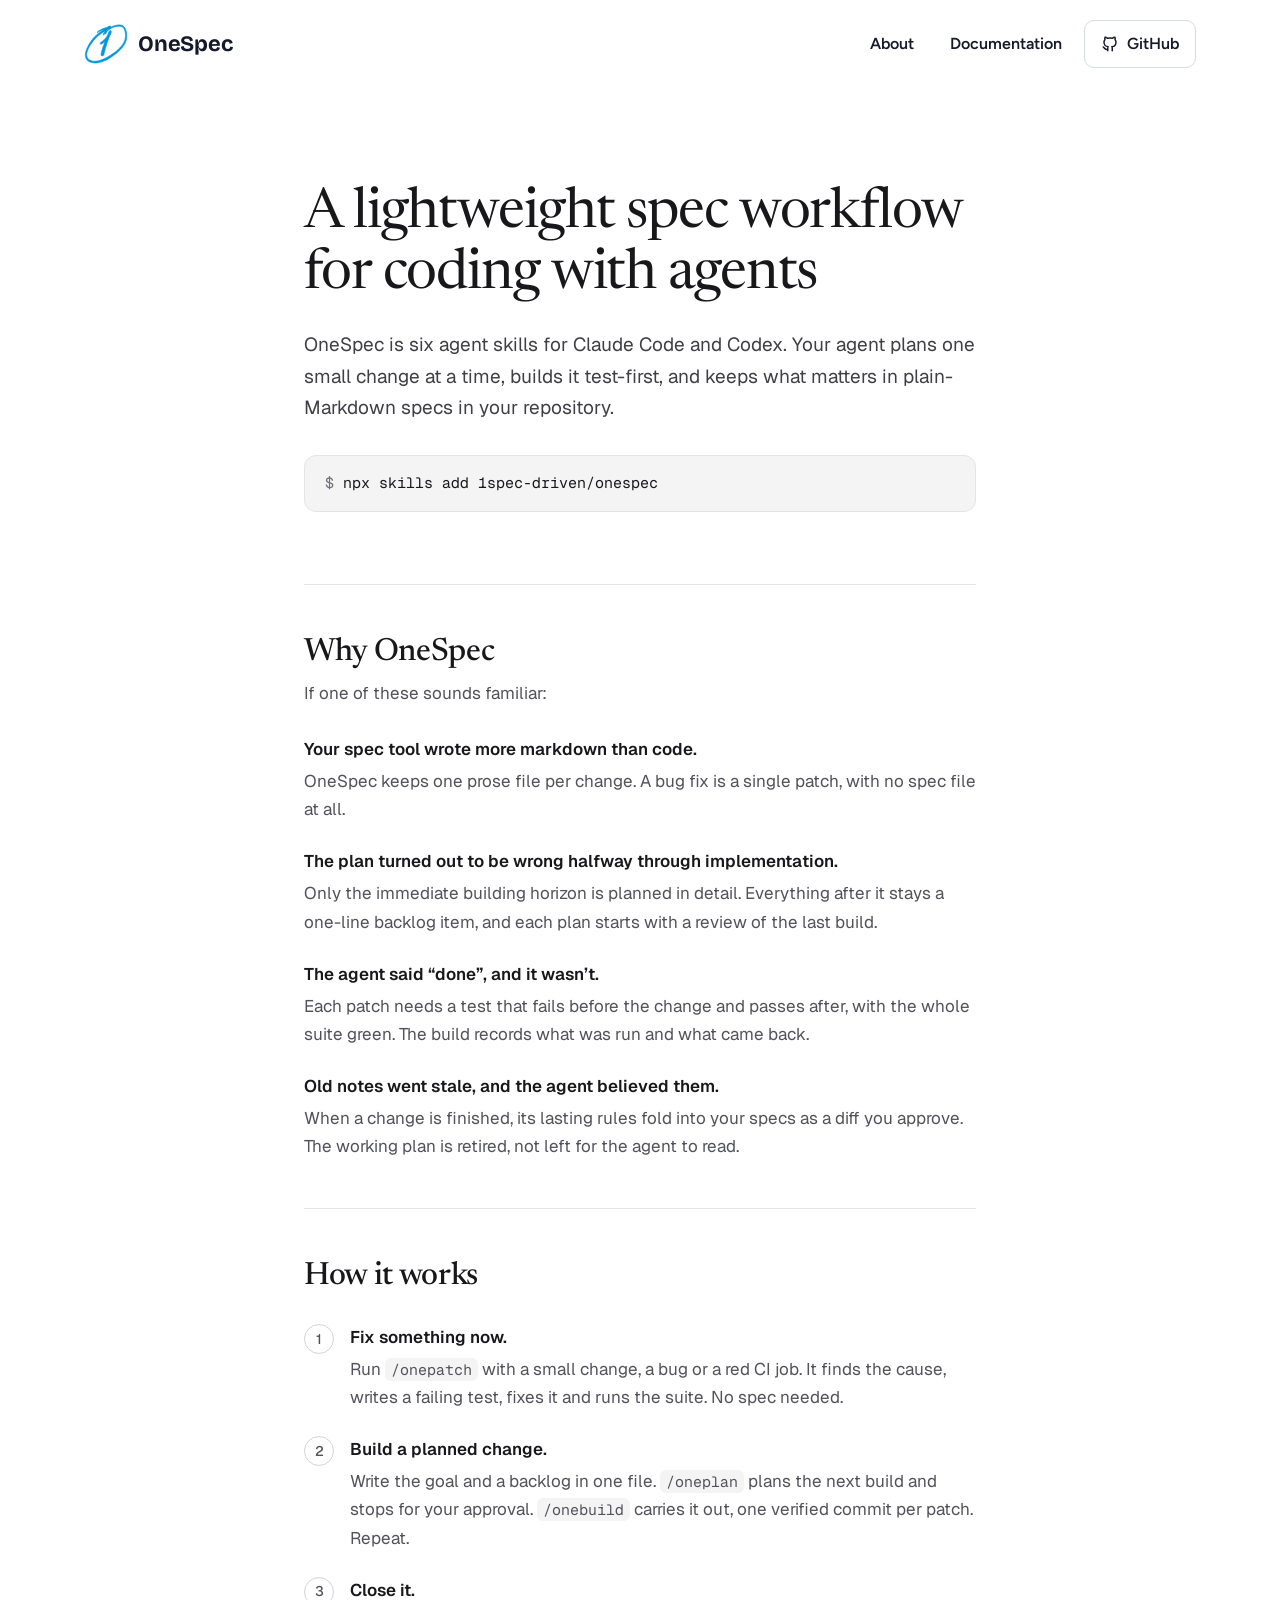
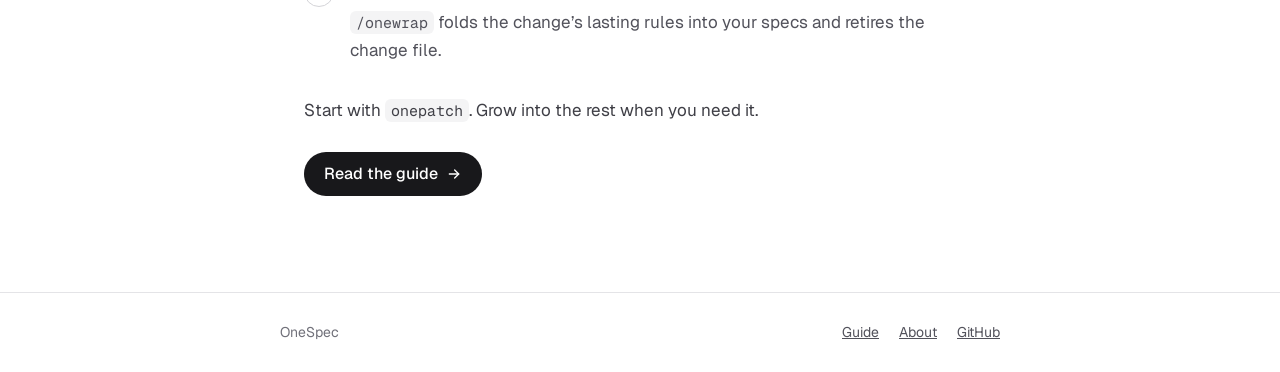
<file: index.html>
<!doctype html>
<html lang="en">
<head>
<meta charset="utf-8">
<meta name="viewport" content="width=device-width, initial-scale=1">
<title>OneSpec — A lightweight spec workflow for coding with agents</title>
<meta name="description" content="OneSpec is six agent skills for Claude Code and Codex. Your agent plans one small change at a time, builds it test-first, and keeps what matters in plain-Markdown specs in your repository.">
<link rel="icon" href="assets/onespec-logo.svg" type="image/svg+xml">
<link rel="icon" href="favicon.ico" sizes="any">
<link rel="preconnect" href="https://fonts.googleapis.com">
<link href="https://fonts.googleapis.com/css2?family=Bricolage+Grotesque:opsz,wght@12..96,700&amp;family=Figtree:wght@600&amp;family=Newsreader:opsz,wght@6..72,400;6..72,500&amp;family=Geist:wght@400;500;600&amp;family=Geist+Mono:wght@400;500&amp;display=swap" rel="stylesheet">
<link rel="stylesheet" href="style.css">
</head>
<body>

<header class="site-header">
<a class="brand" href="index.html"><img src="assets/onespec-logo.svg" alt="" width="44" height="44">OneSpec</a>
<nav class="site-nav" aria-label="Main">
<a href="about.html">About</a>
<a href="https://github.com/1spec-driven/onespec/blob/main/docs/user.md">Documentation</a>
<a class="github" href="https://github.com/1spec-driven/onespec"><svg aria-hidden="true" width="18" height="18" viewBox="0 0 24 24" fill="none" stroke="currentColor" stroke-width="2" stroke-linecap="round" stroke-linejoin="round"><path d="M9 19c-4.3 1.4-4.3-2.5-6-3m12 5v-3.5c0-1 .1-1.4-.5-2 2.8-.3 5.5-1.4 5.5-6a4.6 4.6 0 0 0-1.3-3.2 4.2 4.2 0 0 0-.1-3.2s-1.1-.3-3.5 1.3a12.3 12.3 0 0 0-6.2 0C6.5 2.8 5.4 3.1 5.4 3.1a4.2 4.2 0 0 0-.1 3.2A4.6 4.6 0 0 0 4 9.5c0 4.6 2.7 5.7 5.5 6-.6.6-.6 1.2-.5 2V21"></path></svg>GitHub</a>
</nav>
</header>

<main>

<section class="hero">
<h1>A lightweight spec workflow for coding with agents</h1>
<p class="lead">OneSpec is six agent skills for Claude Code and Codex. Your agent plans one small change at a time, builds it test-first, and keeps what matters in plain-Markdown specs in your repository.</p>
<pre class="install">npx skills add 1spec-driven/onespec</pre>
</section>

<section>
<h2>Why OneSpec</h2>
<p class="intro">If one of these sounds familiar:</p>
<ul class="points">
<li><h3>Your spec tool wrote more markdown than code.</h3><p>OneSpec keeps one prose file per change. A bug fix is a single patch, with no spec file at all.</p></li>
<li><h3>The plan turned out to be wrong halfway through implementation.</h3><p>Only the immediate building horizon is planned in detail. Everything after it stays a one-line backlog item, and each plan starts with a review of the last build.</p></li>
<li><h3>The agent said “done”, and it wasn’t.</h3><p>Each patch needs a test that fails before the change and passes after, with the whole suite green. The build records what was run and what came back.</p></li>
<li><h3>Old notes went stale, and the agent believed them.</h3><p>When a change is finished, its lasting rules fold into your specs as a diff you approve. The working plan is retired, not left for the agent to read.</p></li>
</ul>
</section>

<section>
<h2>How it works</h2>
<ol class="steps">
<li><div><h3>Fix something now.</h3><p>Run <code>/onepatch</code> with a small change, a bug or a red CI job. It finds the cause, writes a failing test, fixes it and runs the suite. No spec needed.</p></div></li>
<li><div><h3>Build a planned change.</h3><p>Write the goal and a backlog in one file. <code>/oneplan</code> plans the next build and stops for your approval. <code>/onebuild</code> carries it out, one verified commit per patch. Repeat.</p></div></li>
<li><div><h3>Close it.</h3><p><code>/onewrap</code> folds the change’s lasting rules into your specs and retires the change file.</p></div></li>
</ol>
<p class="closing">Start with <code>onepatch</code>. Grow into the rest when you need it.</p>
<a class="button" href="https://github.com/1spec-driven/onespec/blob/main/docs/user.md">Read the guide<svg aria-hidden="true" width="16" height="16" viewBox="0 0 24 24" fill="none" stroke="currentColor" stroke-width="2" stroke-linecap="round" stroke-linejoin="round"><path d="M5 12h14"></path><path d="m13 6 6 6-6 6"></path></svg></a>
</section>

</main>

<footer class="site-footer"><div>
<span>OneSpec</span>
<nav aria-label="Footer">
<a href="https://github.com/1spec-driven/onespec/blob/main/docs/user.md">Guide</a>
<a href="about.html">About</a>
<a href="https://github.com/1spec-driven/onespec">GitHub</a>
</nav>
</div></footer>

</body>
</html>
</file>
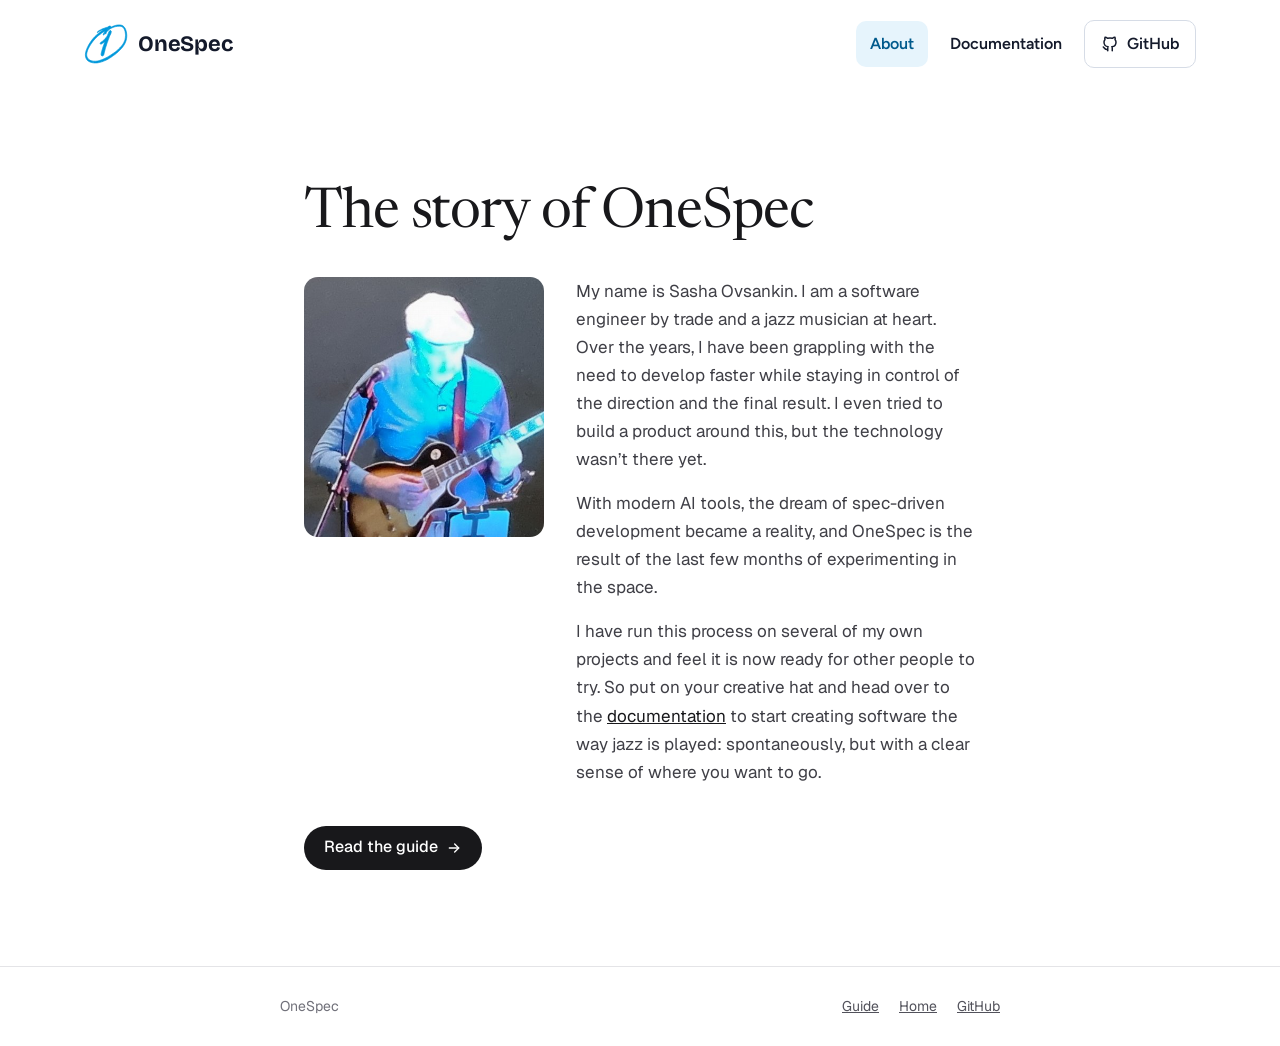
<file: about.html>
<!doctype html>
<html lang="en">
<head>
<meta charset="utf-8">
<meta name="viewport" content="width=device-width, initial-scale=1">
<title>About — OneSpec</title>
<meta name="description" content="The story of OneSpec, a lightweight spec workflow for coding with agents.">
<link rel="icon" href="assets/onespec-logo.svg" type="image/svg+xml">
<link rel="icon" href="favicon.ico" sizes="any">
<link rel="preconnect" href="https://fonts.googleapis.com">
<link href="https://fonts.googleapis.com/css2?family=Bricolage+Grotesque:opsz,wght@12..96,700&amp;family=Figtree:wght@600&amp;family=Newsreader:opsz,wght@6..72,400;6..72,500&amp;family=Geist:wght@400;500;600&amp;family=Geist+Mono:wght@400;500&amp;display=swap" rel="stylesheet">
<link rel="stylesheet" href="style.css">
</head>
<body>

<header class="site-header">
<a class="brand" href="index.html"><img src="assets/onespec-logo.svg" alt="" width="44" height="44">OneSpec</a>
<nav class="site-nav" aria-label="Main">
<a href="about.html" aria-current="page">About</a>
<a href="https://github.com/1spec-driven/onespec/blob/main/docs/user.md">Documentation</a>
<a class="github" href="https://github.com/1spec-driven/onespec"><svg aria-hidden="true" width="18" height="18" viewBox="0 0 24 24" fill="none" stroke="currentColor" stroke-width="2" stroke-linecap="round" stroke-linejoin="round"><path d="M9 19c-4.3 1.4-4.3-2.5-6-3m12 5v-3.5c0-1 .1-1.4-.5-2 2.8-.3 5.5-1.4 5.5-6a4.6 4.6 0 0 0-1.3-3.2 4.2 4.2 0 0 0-.1-3.2s-1.1-.3-3.5 1.3a12.3 12.3 0 0 0-6.2 0C6.5 2.8 5.4 3.1 5.4 3.1a4.2 4.2 0 0 0-.1 3.2A4.6 4.6 0 0 0 4 9.5c0 4.6 2.7 5.7 5.5 6-.6.6-.6 1.2-.5 2V21"></path></svg>GitHub</a>
</nav>
</header>

<main>

<section class="hero story">
<h1>The story of OneSpec</h1>
<div class="author">
<img class="photo" src="assets/sasha.jpg" alt="Sasha Ovsankin playing guitar on stage" width="454" height="492">
<div>
<p>My name is Sasha Ovsankin. I am a software engineer by trade and a jazz musician at heart. Over the years, I have been grappling with the need to develop faster while staying in control of the direction and the final result. I even tried to build a product around this, but the technology wasn’t there yet.</p>
<p>With modern AI tools, the dream of spec-driven development became a reality, and OneSpec is the result of the last few months of experimenting in the space.</p>
<p>I have run this process on several of my own projects and feel it is now ready for other people to try. So put on your creative hat and head over to the <a href="https://github.com/1spec-driven/onespec/blob/main/docs/user.md">documentation</a> to start creating software the way jazz is played: spontaneously, but with a clear sense of where you want to go.</p>
</div>
</div>
<a class="button" href="https://github.com/1spec-driven/onespec/blob/main/docs/user.md">Read the guide<svg aria-hidden="true" width="16" height="16" viewBox="0 0 24 24" fill="none" stroke="currentColor" stroke-width="2" stroke-linecap="round" stroke-linejoin="round"><path d="M5 12h14"></path><path d="m13 6 6 6-6 6"></path></svg></a>
</section>

</main>

<footer class="site-footer"><div>
<span>OneSpec</span>
<nav aria-label="Footer">
<a href="https://github.com/1spec-driven/onespec/blob/main/docs/user.md">Guide</a>
<a href="index.html">Home</a>
<a href="https://github.com/1spec-driven/onespec">GitHub</a>
</nav>
</div></footer>

</body>
</html>
</file>
<file: style.css>
body{margin:0;background:#FFFFFF;color:#18181B;font-family:'Geist',system-ui,sans-serif;font-size:17px;line-height:1.65;-webkit-font-smoothing:antialiased}
a{color:#18181B}a:hover{color:#0278B8}
code{font-family:'Geist Mono',ui-monospace,monospace;font-size:.88em;background:#F4F4F5;padding:2px 6px;border-radius:6px}
p{margin:0 0 16px}p:last-child{margin-bottom:0}

/* Header and footer */
.site-header{max-width:1160px;margin:0 auto;padding:20px 24px;box-sizing:border-box;display:flex;flex-wrap:wrap;align-items:center;justify-content:space-between;gap:16px}
.brand{display:flex;align-items:center;gap:10px;text-decoration:none;color:#141A2B;font-family:'Bricolage Grotesque',sans-serif;font-weight:700;font-size:22px;letter-spacing:-0.01em}
.brand img{display:block;width:44px;height:44px}
.site-nav{display:flex;flex-wrap:wrap;align-items:center;gap:8px;font-family:'Figtree',system-ui,sans-serif}
.site-nav a{padding:10px 14px;border-radius:10px;text-decoration:none;color:#141A2B;font-weight:600;font-size:16px}
.site-nav a[aria-current="page"]{color:#015A8C;background:#E6F4FC}
.site-nav .github{display:inline-flex;align-items:center;gap:8px;padding:10px 16px;border:1.5px solid #D6DCE6}
.site-footer{border-top:1px solid #E4E4E7;padding:28px 24px}
.site-footer>div{max-width:720px;margin:0 auto;display:flex;flex-wrap:wrap;align-items:center;justify-content:space-between;gap:16px;font-size:14px;color:#71717A}
.site-footer nav{display:flex;flex-wrap:wrap;gap:20px}
.site-footer a{color:#52525B}

/* Page column and sections */
main{max-width:720px;margin:0 auto;padding:0 24px;box-sizing:border-box}
section{padding:48px 0;border-top:1px solid #E4E4E7}
section.hero{padding:96px 0 72px;border-top:none}
section:last-child{padding-bottom:96px}
h1{margin:0 0 24px;font-family:'Newsreader',Georgia,serif;font-weight:400;font-size:clamp(38px,5.4vw,56px);line-height:1.08;letter-spacing:-0.02em}
h2{margin:0 0 28px;font-family:'Newsreader',Georgia,serif;font-weight:500;font-size:32px;line-height:1.2;letter-spacing:-0.01em}
h2:has(+ .intro){margin-bottom:8px}
.intro{margin-bottom:28px;color:#52525B}
.lead{margin-bottom:32px;font-size:19px;color:#3F3F46}
.closing{margin-bottom:28px;color:#3F3F46}

/* Install command; the prompt is generated so it is not copied with the command */
.install{margin:0;padding:16px 20px;border-radius:12px;background:#F4F4F5;border:1px solid #E4E4E7;overflow-x:auto;font-family:'Geist Mono',ui-monospace,monospace;font-size:15px;line-height:1.5}
.install::before{content:"$ ";color:#71717A}

/* Titled points and numbered steps */
.points,.steps{margin:0 0 32px;padding:0;list-style:none;display:flex;flex-direction:column;gap:24px}
.points:last-child,.steps:last-child{margin-bottom:0}
.points h3,.steps h3{margin:0 0 4px;font:inherit;font-weight:600}
.points p,.steps p{margin:0;color:#52525B}
.steps{counter-reset:step}
.steps li{counter-increment:step;display:flex;gap:16px}
.steps li::before{content:counter(step);flex:none;width:28px;height:28px;margin-top:1px;border-radius:50%;border:1px solid #D4D4D8;display:flex;align-items:center;justify-content:center;font-size:14px;font-weight:500;color:#52525B}

/* Button */
.button{display:inline-flex;align-items:center;gap:8px;min-height:44px;padding:0 20px;border-radius:999px;background:#18181B;color:#FFFFFF;text-decoration:none;font-weight:500;font-size:16px}
.button:hover{color:#FFFFFF;background:#3F3F46}

/* About page */
.story h1{margin-bottom:32px}
.story p{color:#3F3F46}
/* Photo at or below its 454 px native width so it stays sharp; text wraps under it on phones */
.author{display:flex;flex-wrap:wrap;gap:32px;align-items:flex-start;margin-bottom:40px}
.author>div{flex:1 1 300px;min-width:0}
.photo{display:block;flex:0 1 240px;width:240px;max-width:100%;height:auto;border-radius:14px}
</file>
